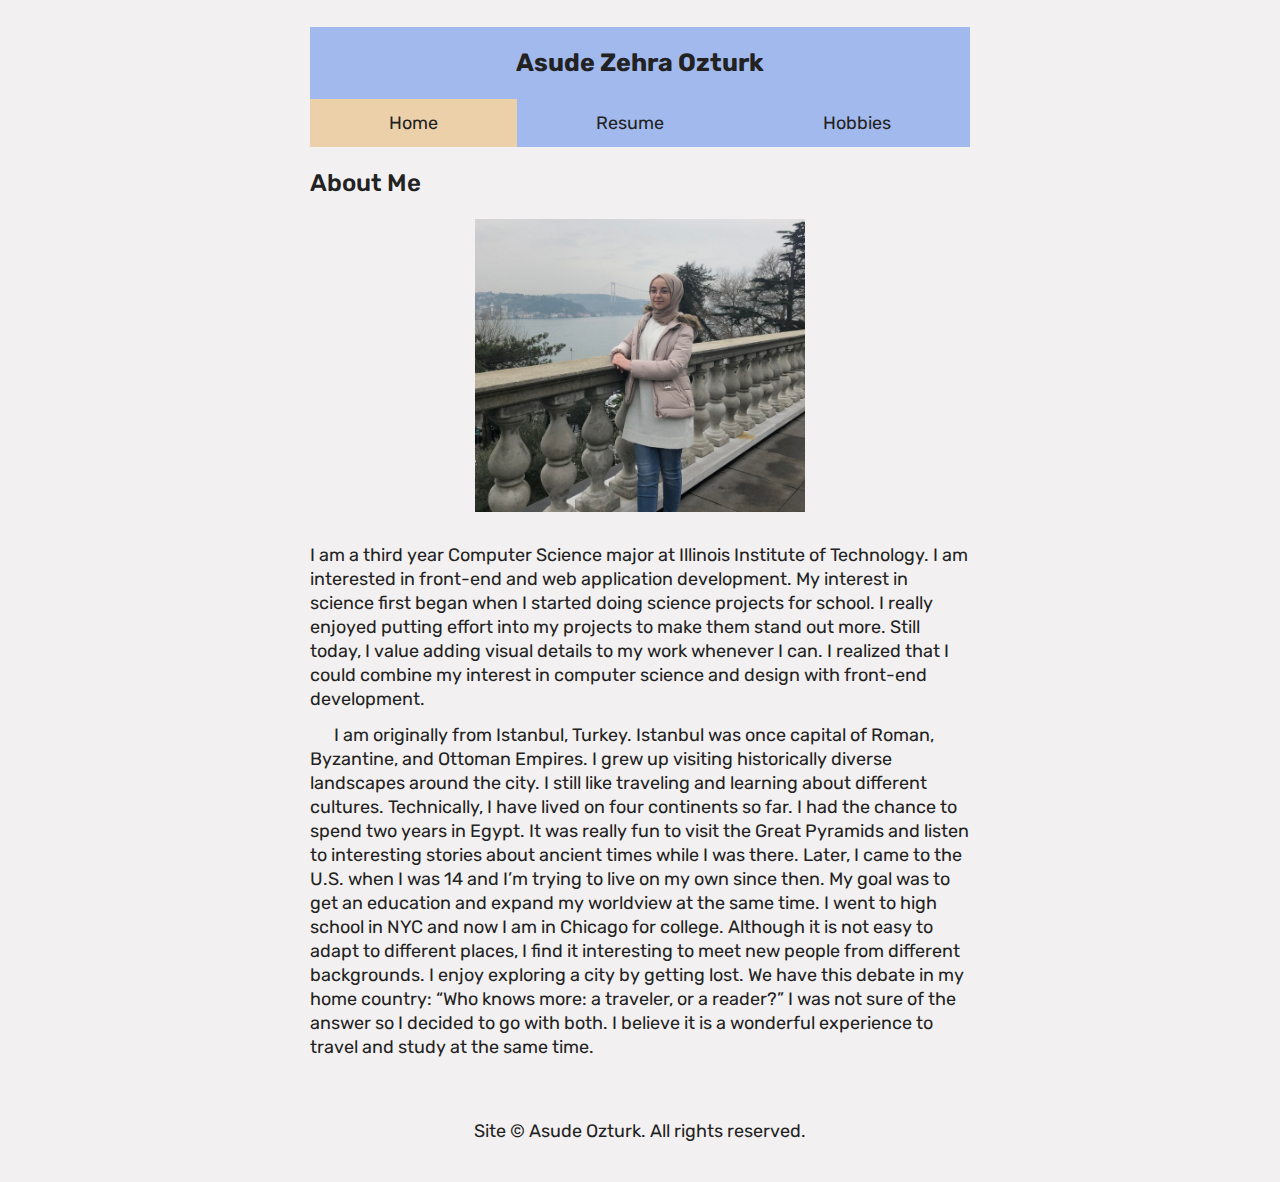
<file: index.html>
<!DOCTYPE html>
<html lang="en" id="about-page">
  <head>
    <title>Asude Ozturk: Resume</title>
    <meta name="viewport" content="width=device-width,initial-scale=1.0,shrink-to-fit=none" />
    <link rel="stylesheet" href="assets/css/screen.css" />
    <meta charset="utf-8" />
  </head>
  <body>
    <header id="header">
      <h1>Asude Zehra Ozturk</h1>
      <nav id="navigation">
        <ul>
          <li><a href="" class="current-page">Home</a></li>
          <li><a href="resume/" class="other-page">Resume</a></li>
          <li><a href="hobbies/" class="other-page">Hobbies</a></li>
        </ul>
      </nav>
    </header>

    <main id="content">
      <article>
        <h2>About Me</h2>
        <img class="my-photo" src="assets/img/me.jpg" alt="Picture of me"/>
        <p>
          I am a third year Computer Science major at Illinois Institute of
          Technology. I am interested in front-end and web application development.
          My interest in science first began when I started doing science projects
          for school. I really enjoyed putting effort into my projects to make them
          stand out more. Still today, I value adding visual details to my work
          whenever I can. I realized that I could combine my interest in computer
          science and design with front-end development.
        </p>
        <p>
          I am originally from Istanbul, Turkey. Istanbul was once capital of Roman,
          Byzantine, and Ottoman Empires. I grew up visiting historically diverse
          landscapes around the city. I still like traveling and learning about different
          cultures. Technically, I have lived on four continents so far. I had the chance to
          spend two years in Egypt. It was really fun to visit the Great Pyramids and listen
          to interesting stories about ancient times while I was there. Later, I came to the
          U.S. when I was 14 and I’m trying to live on my own since then. My goal was to get
          an education and expand my worldview at the same time. I went to high school in
          NYC and now I am in Chicago for college. Although it is not easy to adapt to
          different places, I find it interesting to meet new people from different backgrounds.
          I enjoy exploring a city by getting lost. We have this debate in my home country:
          “Who knows more: a traveler, or a reader?” I was not sure of the answer so I decided
          to go with both. I believe it is a wonderful experience to travel and study at the
          same time.
        </p>
      </article>
    </main>

    <footer id="footer">
      <p>Site © Asude Ozturk. All rights reserved.</p>
    </footer>
  </body>
</html>
</file>
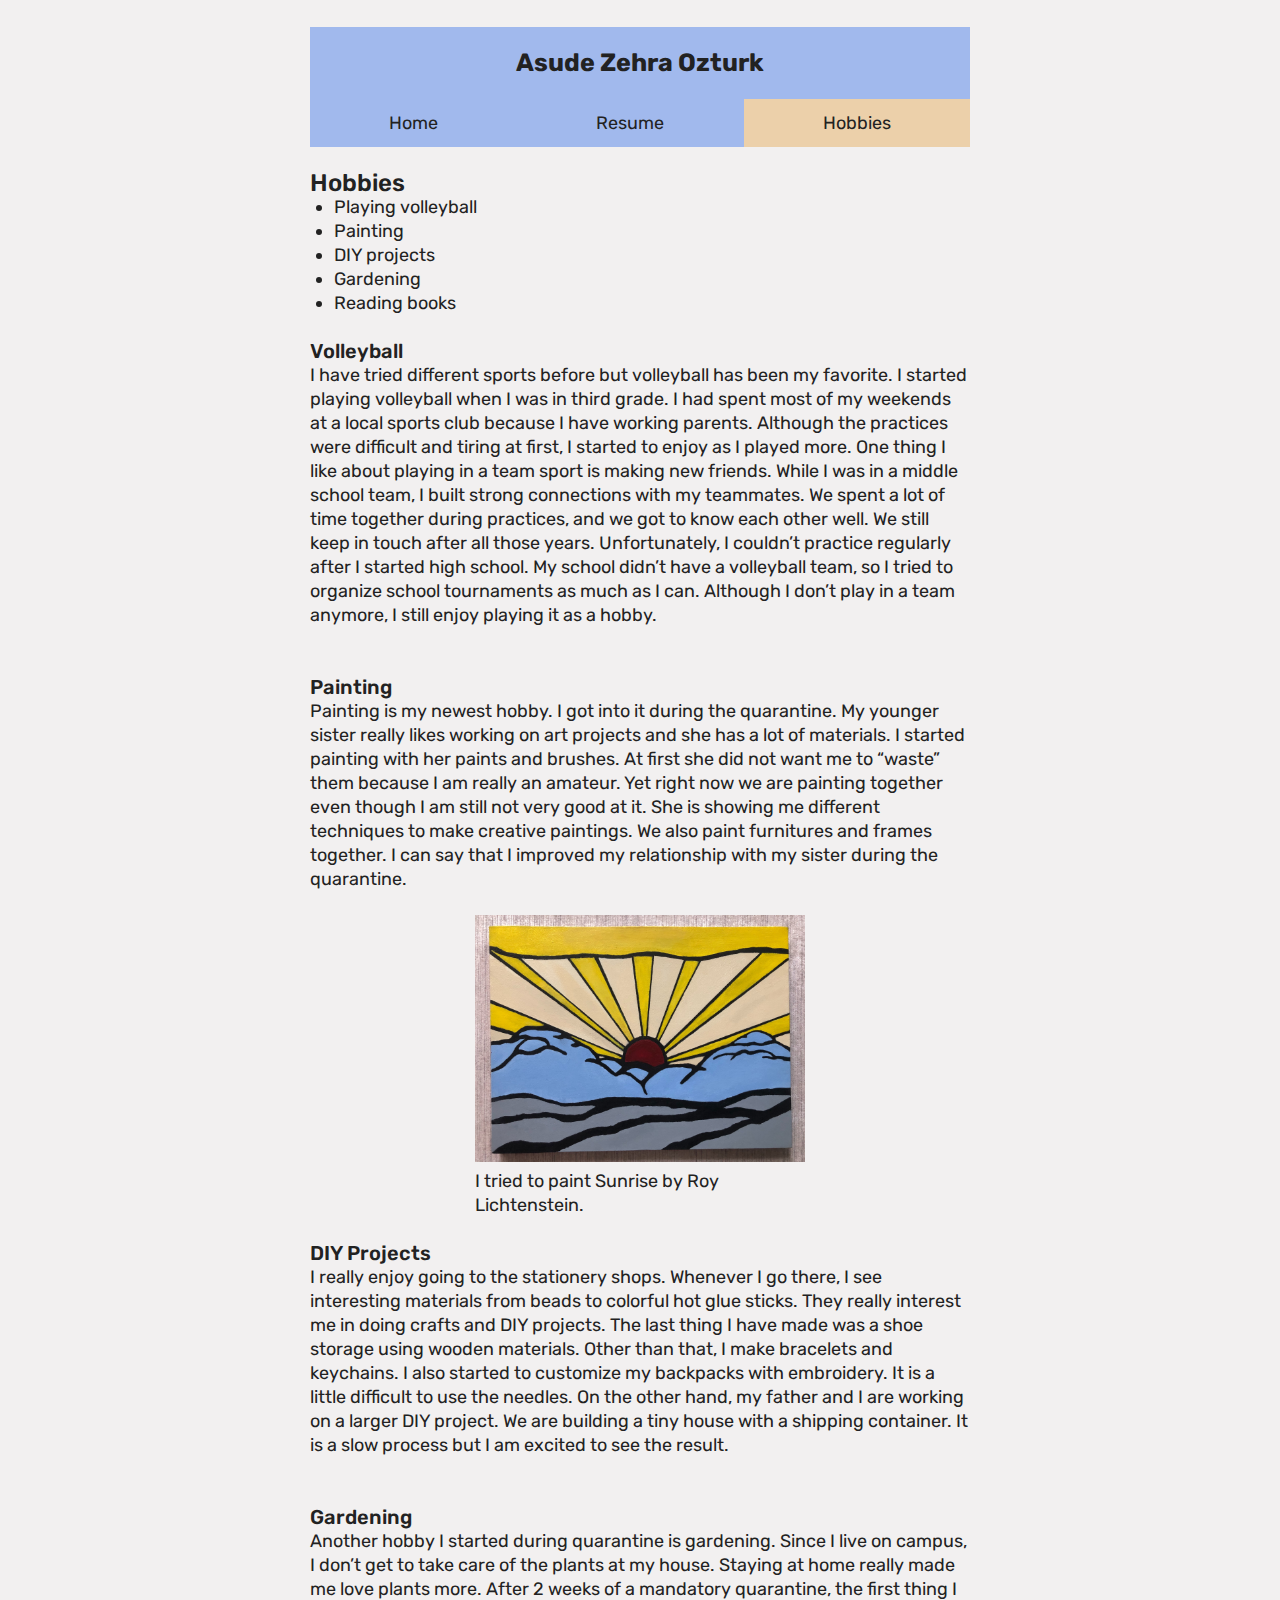
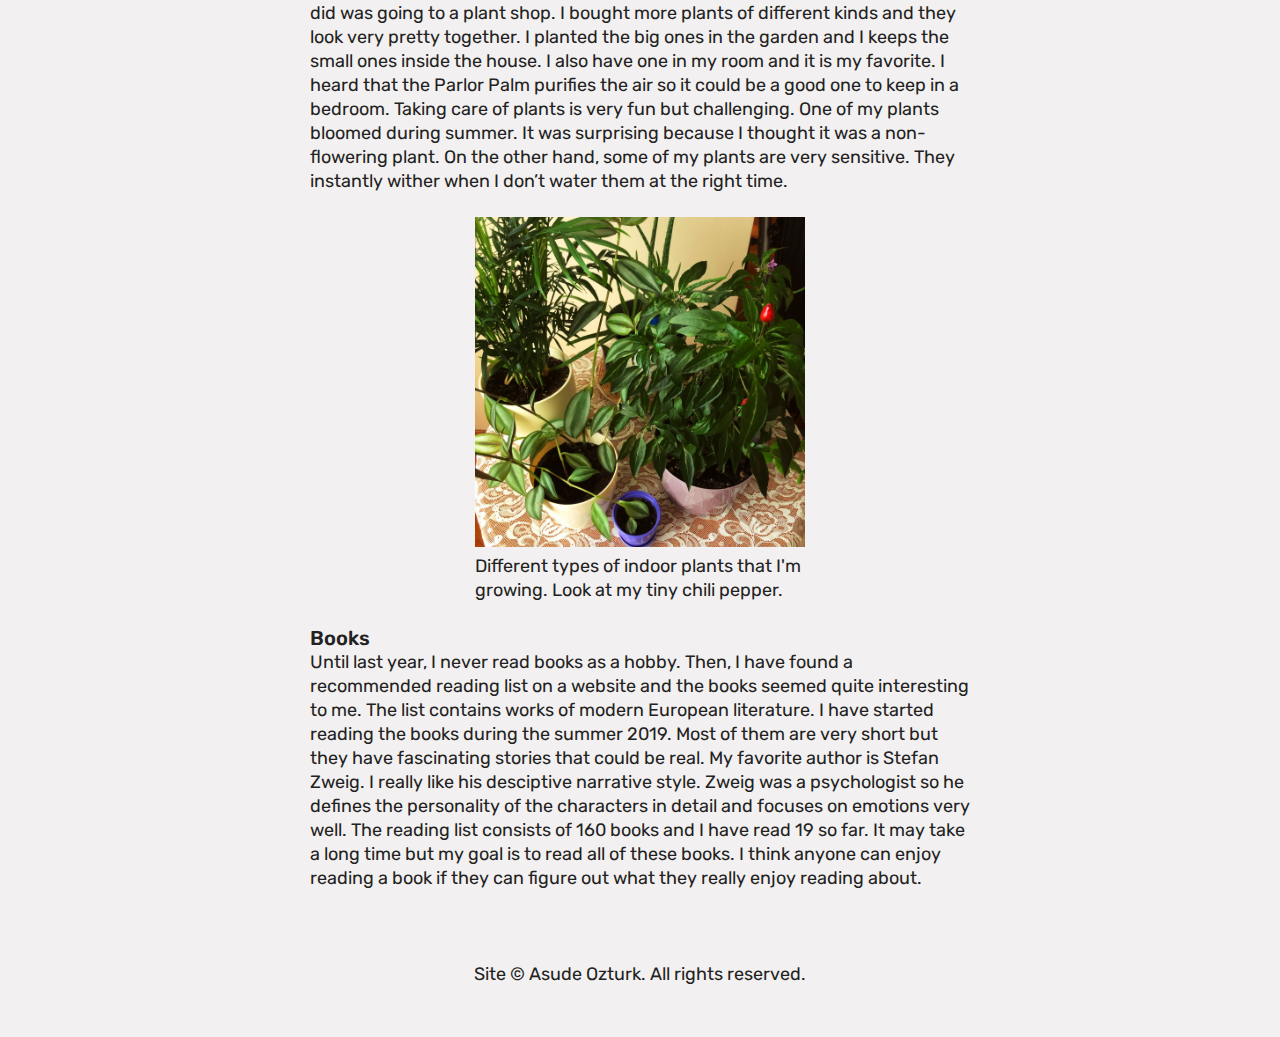
<file: hobbies/index.html>
<!DOCTYPE html>
<html lang="en" id="hobbies-page">
  <head>
    <title>Asude Ozturk: Resume</title>
    <meta name="viewport" content="width=device-width,initial-scale=1.0,shrink-to-fit=none" />
    <link rel="stylesheet" href="../assets/css/screen.css" />
    <meta charset="utf-8" />
  </head>
  <body>
    <header id="header">
      <h1>Asude Zehra Ozturk</h1>
      <nav id="navigation">
        <ul>
          <li><a href="../" class="other-page">Home</a></li>
          <li><a href="../resume" class="other-page">Resume</a></li>
          <li><a href="" class="current-page">Hobbies</a></li>
        </ul>
      </nav>
    </header>

    <main id="content">
      <article>
        <h2>Hobbies</h2>
        <ul class="hobbies">
          <li>Playing volleyball</li>
          <li>Painting</li>
          <li>DIY projects</li>
          <li>Gardening</li>
          <li>Reading books</li>
        </ul>

        <section id="volleyball">
          <h3>Volleyball</h3>
          <p>
            I have tried different sports before but volleyball has been my favorite.
            I started playing volleyball when I was in third grade. I had spent most of my
            weekends at a local sports club because I have working parents. Although the
            practices were difficult and tiring at first, I started to enjoy as I played
            more. One thing I like about playing in a team sport is making new friends.
            While I was in a middle school team, I built strong connections with my teammates.
            We spent a lot of time together during practices, and we got to know each other
            well. We still keep in touch after all those years. Unfortunately, I couldn’t
            practice regularly after I started high school. My school didn’t have a volleyball
            team, so I tried to organize school tournaments as much as I can. Although I don’t
            play in a team anymore, I still enjoy playing it as a hobby.
          </p>
        </section>

        <section id="painting">
          <h3>Painting</h3>
          <p>
            Painting is my newest hobby. I got into it during the quarantine. My younger sister
            really likes working on art projects and she has a lot of materials. I started
            painting with her paints and brushes. At first she did not want me to “waste”
            them because I am really an amateur. Yet right now we are painting together even
            though I am still not very good at it. She is showing me different techniques to
            make creative paintings. We also paint furnitures and frames together. I can say
            that I improved my relationship with my sister during the quarantine.
          </p>
          <figure>
            <img src="../assets/img/painting.jpg"
              alt="Photo of a painting." />
            <figcaption>
              I tried to paint Sunrise by Roy Lichtenstein.
            </figcaption>
          </figure>
        </section>

        <section id="diy">
          <h3>DIY Projects</h3>
          <p>
            I really enjoy going to the stationery shops. Whenever I go there, I see interesting
            materials from beads to colorful hot glue sticks. They really interest me in doing
            crafts and DIY projects. The last thing I have made was a shoe storage using
            wooden materials. Other than that, I make bracelets and keychains. I also started
            to customize my backpacks with embroidery. It is a little difficult to use the needles.
            On the other hand, my father and I are working on a larger DIY project. We are building
            a tiny house with a shipping container. It is a slow process but I am excited to see
            the result.
          </p>
        </section>

        <section id="gardening">
          <h3>Gardening</h3>
          <p>
            Another hobby I started during quarantine is gardening. Since I live on campus, I don’t
            get to take care of the plants at my house. Staying at home really made me love plants
            more. After 2 weeks of a mandatory quarantine, the first thing I did was going to a
            plant shop. I bought more plants of different kinds and they look very pretty together.
            I planted the big ones in the garden and I keeps the small ones inside the house. I also
            have one in my room and it is my favorite. I heard that the Parlor Palm purifies the air
            so it could be a good one to keep in a bedroom. Taking care of plants is very fun but
            challenging. One of my plants bloomed during summer. It was surprising because I thought
            it was a non-flowering plant. On the other hand, some of my plants are very sensitive.
            They instantly wither when I don’t water them at the right time.
          </p>
          <figure>
            <img src="../assets/img/plants.jpg"
              alt="Photo of my indoor plants including chili pepper" />
            <figcaption>
              Different types of indoor plants that I'm growing. Look at my tiny chili pepper.
            </figcaption>
          </figure>
        </section>

        <section id="books">
          <h3>Books</h3>
          <p>
            Until last year, I never read books as a hobby. Then, I have found a recommended
            reading list on a website and the books seemed quite interesting to me. The list contains
            works of modern European literature. I have started reading the books during the summer
            2019. Most of them are very short but they have fascinating stories that could be real.
            My favorite author is Stefan Zweig. I really like his desciptive narrative style. Zweig
            was a psychologist so he defines the personality of the characters in detail and focuses
            on emotions very well. The reading list consists of 160 books and I have read 19 so far.
            It may take a long time but my goal is to read all of these books. I think anyone can enjoy
            reading a book if they can figure out what they really enjoy reading about.
          </p>
        </section>
      </article>
    </main>

    <footer id="footer">
      <p>Site © Asude Ozturk. All rights reserved.</p>
    </footer>
  </body>
</html>
</file>
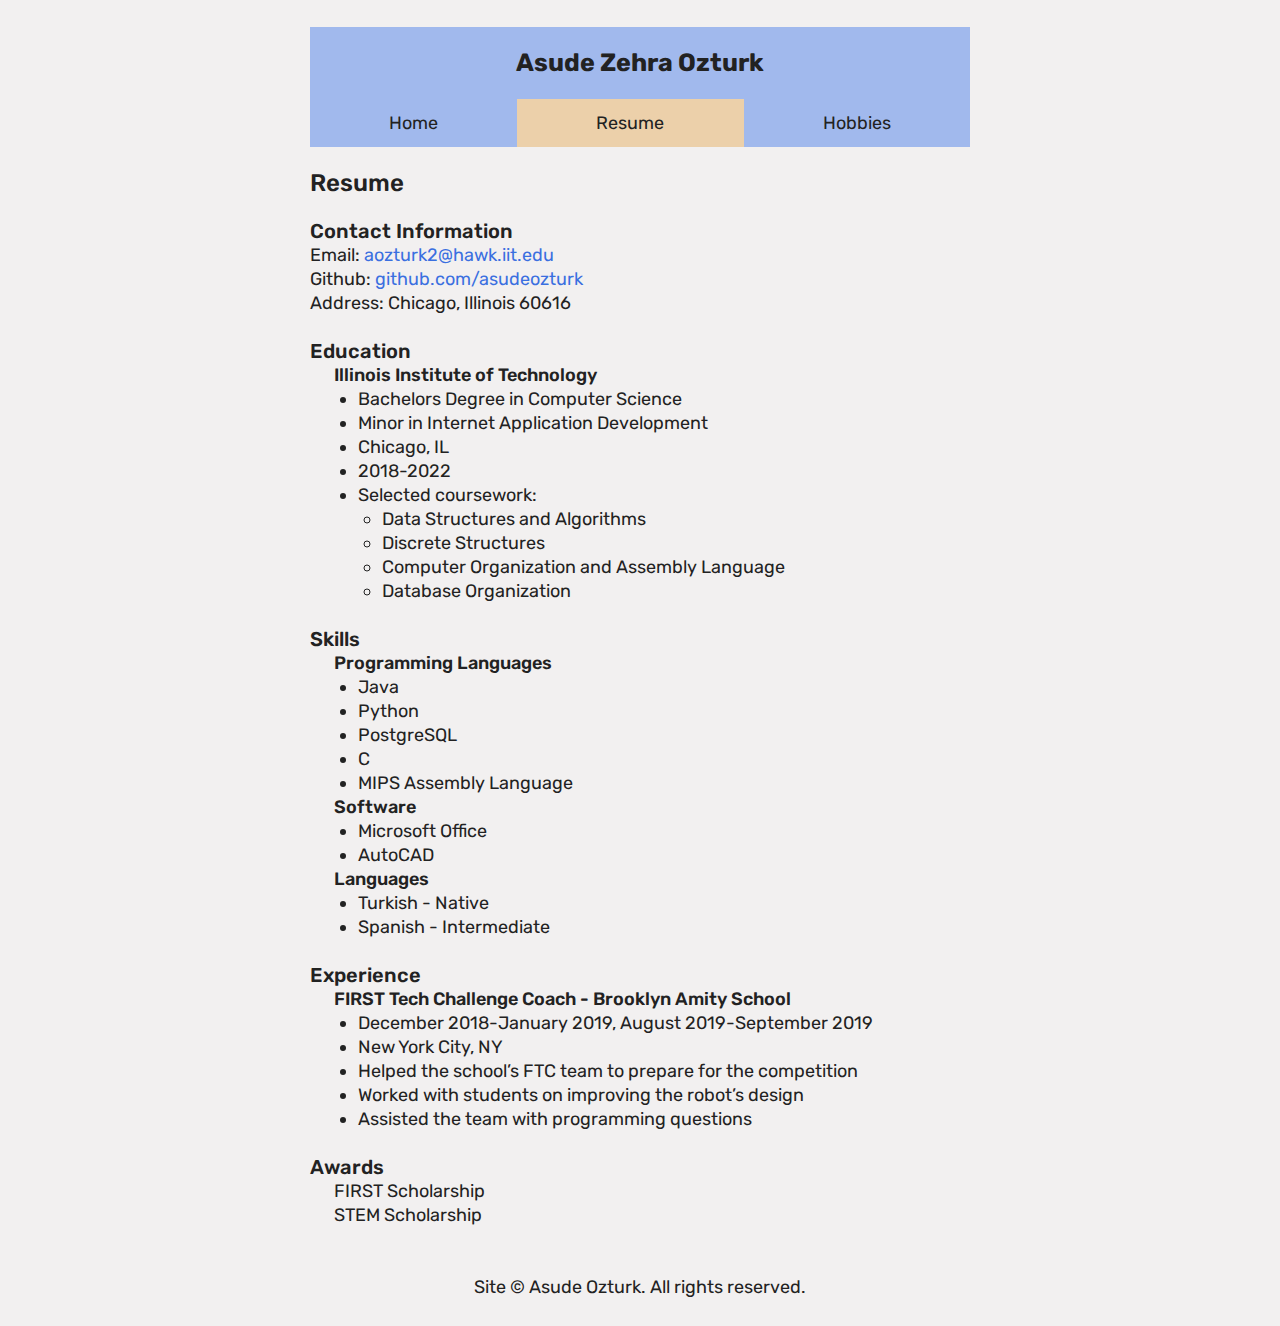
<file: resume/index.html>
<!DOCTYPE html>
<html lang="en" id="resume-page">
  <head>
    <title>Asude Ozturk: Resume</title>
    <meta name="viewport" content="width=device-width,initial-scale=1.0,shrink-to-fit=none" />
    <link rel="stylesheet" href="../assets/css/screen.css" />
    <meta charset="utf-8" />
  </head>
  <body>
    <header id="header">
      <h1>Asude Zehra Ozturk</h1>
      <nav id="navigation">
        <ul>
          <li><a href="../" class="other-page">Home</a></li>
          <li><a href="" class="current-page">Resume</a></li>
          <li><a href="../hobbies/" class="other-page">Hobbies</a></li>
        </ul>
      </nav>
    </header>

    <main id="content">
      <article>
        <h2>Resume</h2>
        <aside id="contact">
          <h3>Contact Information</h3>
          <ul class="contact">
            <li class="email">Email: <a href="mailto:aozturk2@hawk.iit.edu">aozturk2@hawk.iit.edu</a></li>
            <li class="url">Github: <a href="https://github.com/asudeozturk">github.com/asudeozturk</a></li>
            <li class="postal">Address: Chicago, Illinois 60616</li>
          </ul>
        </aside>

        <section id="education">
          <h3>Education</h3>
          <ul>
            <li class="university">
              <h4>Illinois Institute of Technology</h4>
              <ul>
                <li class="degree">Bachelors Degree in Computer Science</li>
                <li class="degree">Minor in Internet Application Development</li>
                <li class="location">Chicago, IL</li>
                <li class="year">2018-2022</li>
                <li class="courses">
                  <h5>Selected coursework:</h5>
                  <ul>
                    <li>Data Structures and Algorithms</li>
                    <li>Discrete Structures</li>
                    <li>Computer Organization and Assembly Language</li>
                    <li>Database Organization</li>
                  </ul>
                </li>
              </ul>
            </li>
          </ul>
        </section>

        <section id="skills">
          <h3>Skills</h3>
          <ul>
            <li class="programming">
              <h4>Programming Languages</h4>
              <ul>
                <li>Java</li>
                <li>Python</li>
                <li>PostgreSQL</li>
                <li>C</li>
                <li>MIPS Assembly Language</li>
              </ul>
            </li>
            <li class="software">
              <h4>Software</h4>
              <ul>
                <li>Microsoft Office</li>
                <li>AutoCAD</li>
              </ul>
            </li>
            <li class="languages">
              <h4>Languages</h4>
              <ul>
                <li>Turkish - Native</li>
                <li>Spanish - Intermediate</li>
              </ul>
            </li>
          </ul>
        </section>

        <section id="experience">
          <h3>Experience</h3>
          <ul>
            <li class="experience">
              <h4>FIRST Tech Challenge Coach - Brooklyn Amity School</h4>
              <ul>
                <li class="date">December 2018-January 2019, August 2019-September 2019</li>
                <li class="location">New York City, NY</li>
                <li>Helped the school’s FTC team to prepare for the competition</li>
                <li>Worked with students on improving the robot’s design</li>
                <li>Assisted the team with programming questions</li>
              </ul>
            </li>
          </ul>
        </section>

        <section id="awards">
          <h3>Awards</h3>
          <ul>
            <li>FIRST Scholarship</li>
            <li>STEM Scholarship</li>
          </ul>
        </section>
      </article>
    </main>

    <footer id="footer">
      <p>Site © Asude Ozturk. All rights reserved.</p>
    </footer>
  </body>
</html>
</file>
<file: assets/css/screen.css>
@import url("https://fonts.googleapis.com/css2?family=Rubik:wght@400;600;700&display=swap");
@import url("#https://basehold.it/24");

/* http://meyerweb.com/eric/tools/css/reset/
   v2.0 | 20110126
   License: none (public domain)
*/
/* stylelint-disable */
a,abbr,acronym,address,applet,article,aside,audio,b,big,blockquote,body,canvas,caption,center,cite,code,dd,del,details,dfn,div,dl,dt,em,embed,fieldset,figcaption,figure,footer,form,h1,h2,h3,h4,h5,h6,header,hgroup,html,i,iframe,img,ins,kbd,label,legend,li,mark,menu,nav,object,ol,output,p,pre,q,ruby,s,samp,section,small,span,strike,strong,sub,summary,sup,table,tbody,td,tfoot,th,thead,time,tr,tt,u,ul,var,video{margin:0;padding:0;border:0;font:inherit;vertical-align:baseline}article,aside,details,figcaption,figure,footer,header,hgroup,main,menu,nav,section{display:block}html,.lint{line-height:1}body,.lint{line-height:inherit}ol,ul,.lint{list-style:none}blockquote,q{quotes:none}blockquote:after,blockquote:before,q:after,q:before{content:'';content:none}table{border-collapse:collapse;border-spacing:0}
/* stylelint-enable */


/* Begin site styles below */

/*
  Baseline grid: 24px
  Base font-size: 18px
*/

/*Base styles*/
html {
  font-family: Rubik, Arial, sans-serif;
  font-size: 1.125em; /* 18px/16px */
  line-height: 1.33333333em;  /* 24px/18px */
  background: #f2f0f0;
  color: #222;
}

h1 {
  font-size: 1.388888em;  /* 25px/18px */
  font-weight: bold;
  padding-bottom: 0.96em; /* 24px/25px */
}
h2 {
  font-size: 1.333333em;  /* 24px/18px */
}
h3 {
  font-size: 1.111111em;  /* 20px/18px */
}
h2, h3, h4 {
  font-weight: 550;
}

footer {
  margin-top: 2.666666667em; /* 48px/18px */
}
ul ul ul {
  padding-bottom: 0;
}
p + p {
  text-indent: 1.333333em; /* 24px/18px */
}
li li {
  list-style-type: disc;
}
li li li {
  list-style-type: circle;
}
img {
  display: block;
  max-width: 100%;
  padding-bottom: 0.38em;  /* (14 full line - img height)-> (336px-304.891)/18px  */
}

#content, section {
  margin-top: 1.33333333em; /* 24px/18px */
}
#header {
  background: #a1b9ed;
  padding-top: 1.33333333em; /* 24px/18px */
}
#contact a {
  color: #3a6fe0;
  text-decoration: none;
}
#navigation a {
  display: block;
  text-decoration: none;
  color: #222;
  padding: 0.666666667em; /* 12px/18px */
}
#navigation .other-page:hover {
  background: rgba(236,208,170,0.5);
}

#about-page h2,
#resume-page h2 {
  padding-bottom: 1em;    /* 18px/18px */
}
#about-page p {
  padding-bottom: 0.666666667em; /* 12px/18px */
}
#hobbies-page p {
  padding-bottom: 1.333333em; /* 24px/18px */
}
#resume-page section ul,
#hobbies-page article ul {
  padding-left: 1.333333em; /* 24px/18px */
}
#about-page .current-page,
#resume-page .current-page,
#hobbies-page .current-page {
  background: #ecd0aa;
}

.hobbies li {
  list-style-type: disc;
}
.my-photo {
  padding-bottom: 1.72827778em; /* (11 full line - img height)-> (264px-257.156)/18px  */
}


@media screen and (min-width: 9.375em) { /* 150px/16px */
  @supports (display: grid) {
    html { padding: 1.5em 0; } /* 24px/16px */
  }
  body {
    display: grid;
    grid-template-columns: minmax(1.5em,1fr) minmax(min-content,60ch) minmax(1.5em,1fr);
  }
  #header,
  #navigation,
  #content,
  #footer,
  section {
    grid-column: 2 / 3;
  }
}

@media screen and (min-width: 20.625em) { /* 330px/16px */
  #navigation ul {
    display: flex;
  }
  #navigation li {
    flex: 1 0 auto;
    text-align: center;
  }
  h1, footer p {
    text-align: center;
  }
}

@media screen and (min-width: 28.125em) { /* 450px/16px */
  img, figcaption {
    width: 50%;
    padding-left: 25%;
  }
}
</file>
